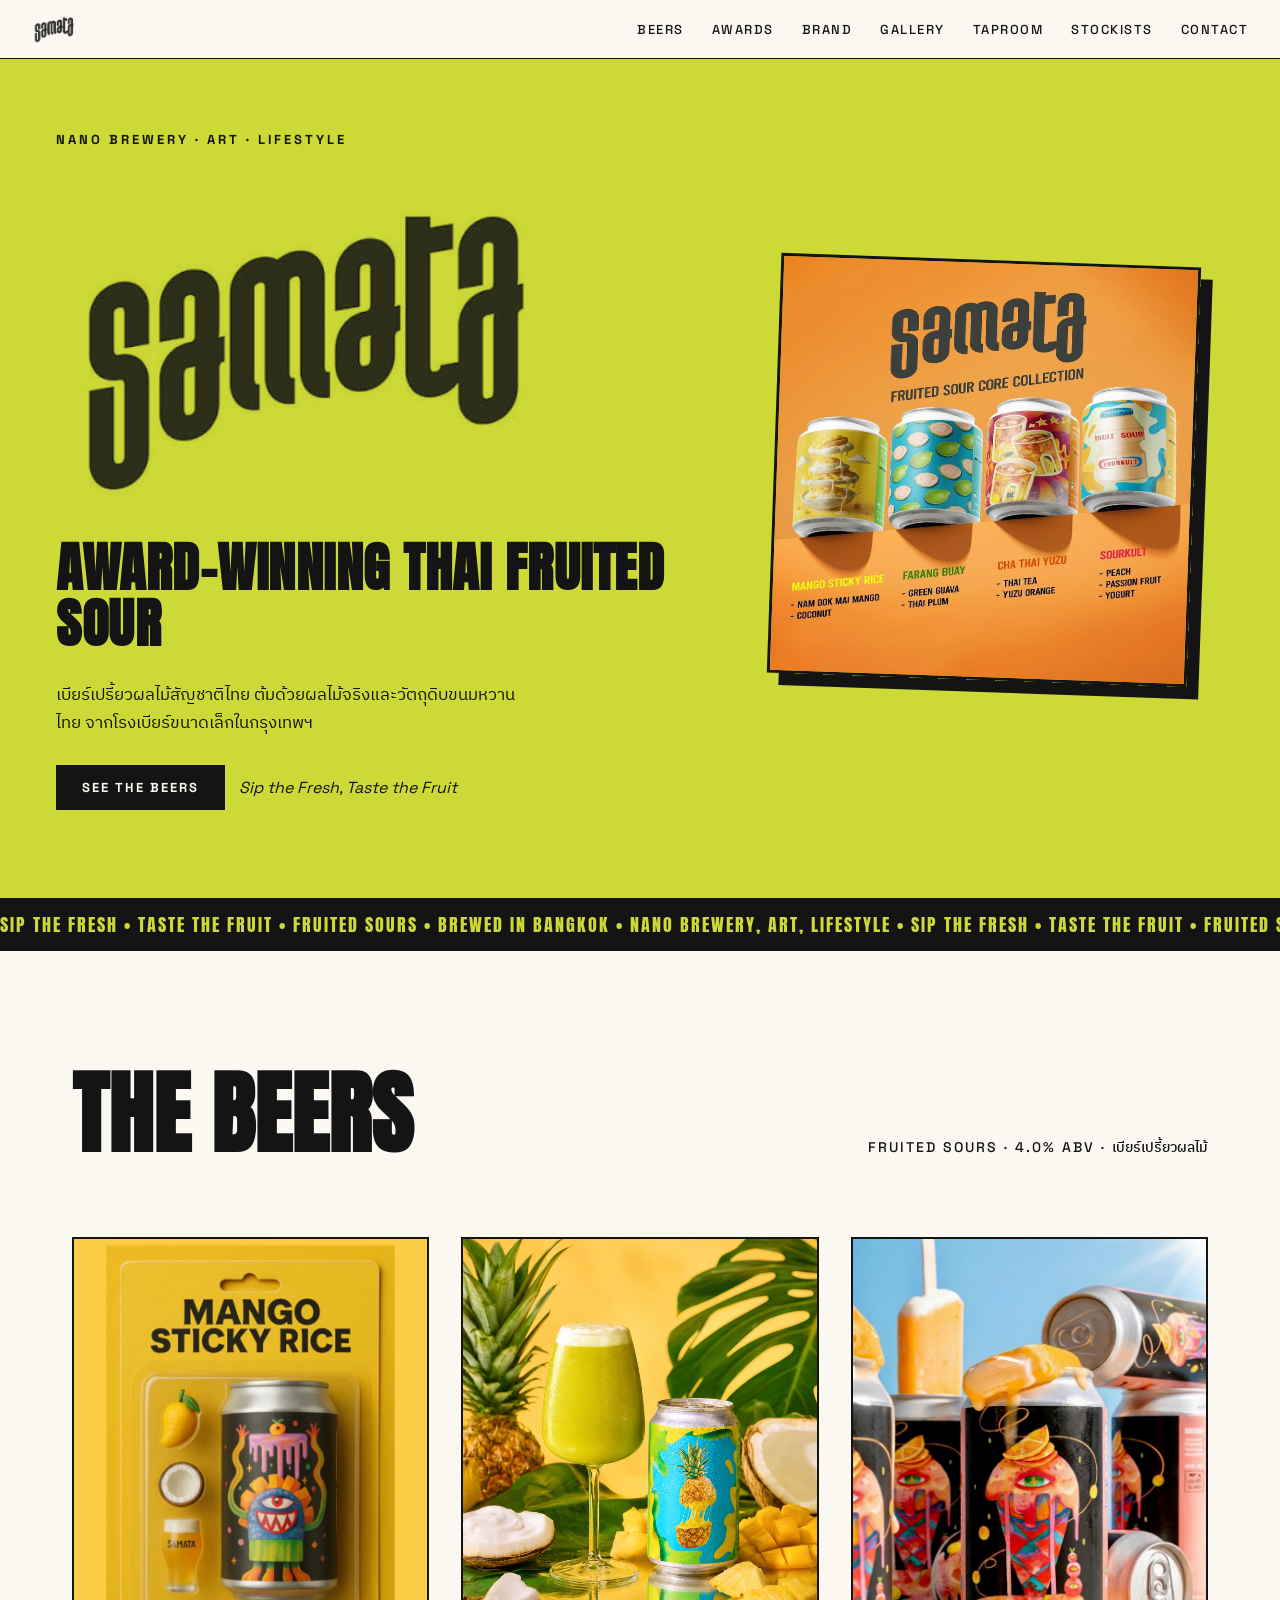
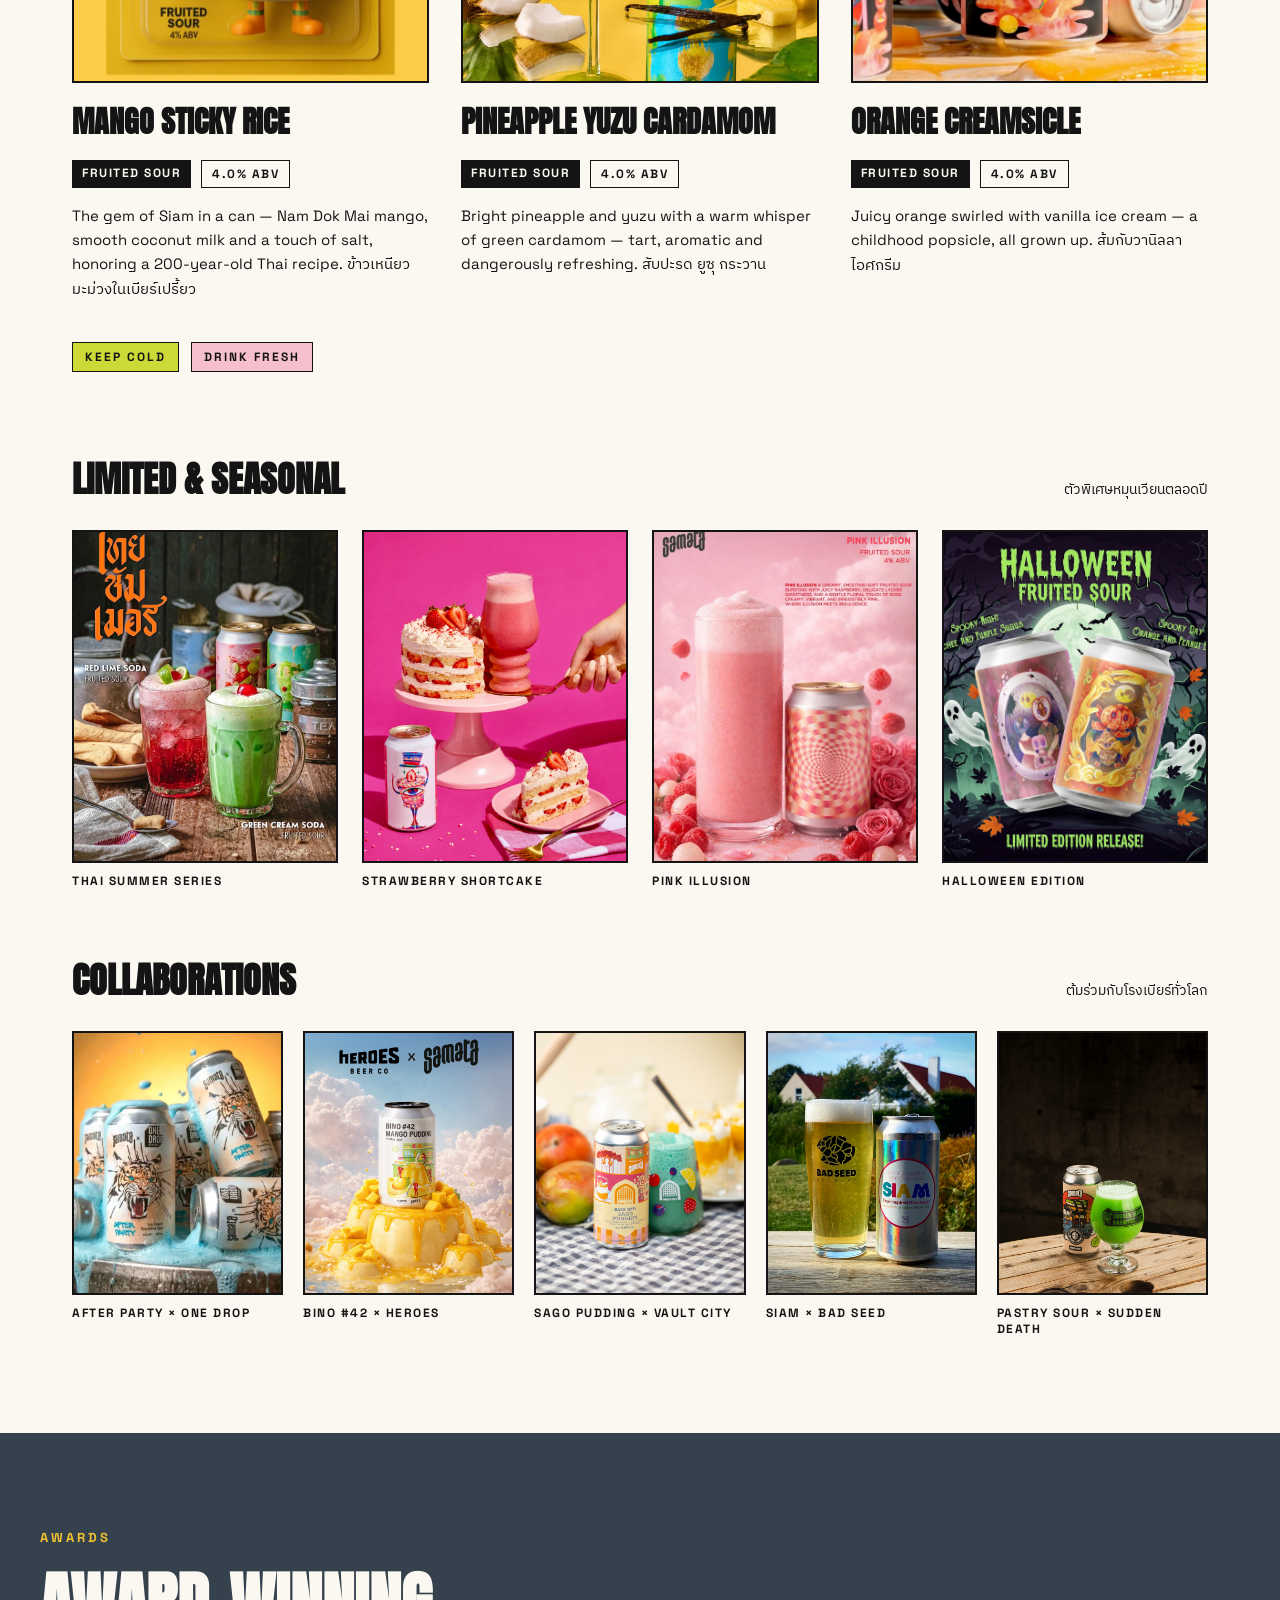
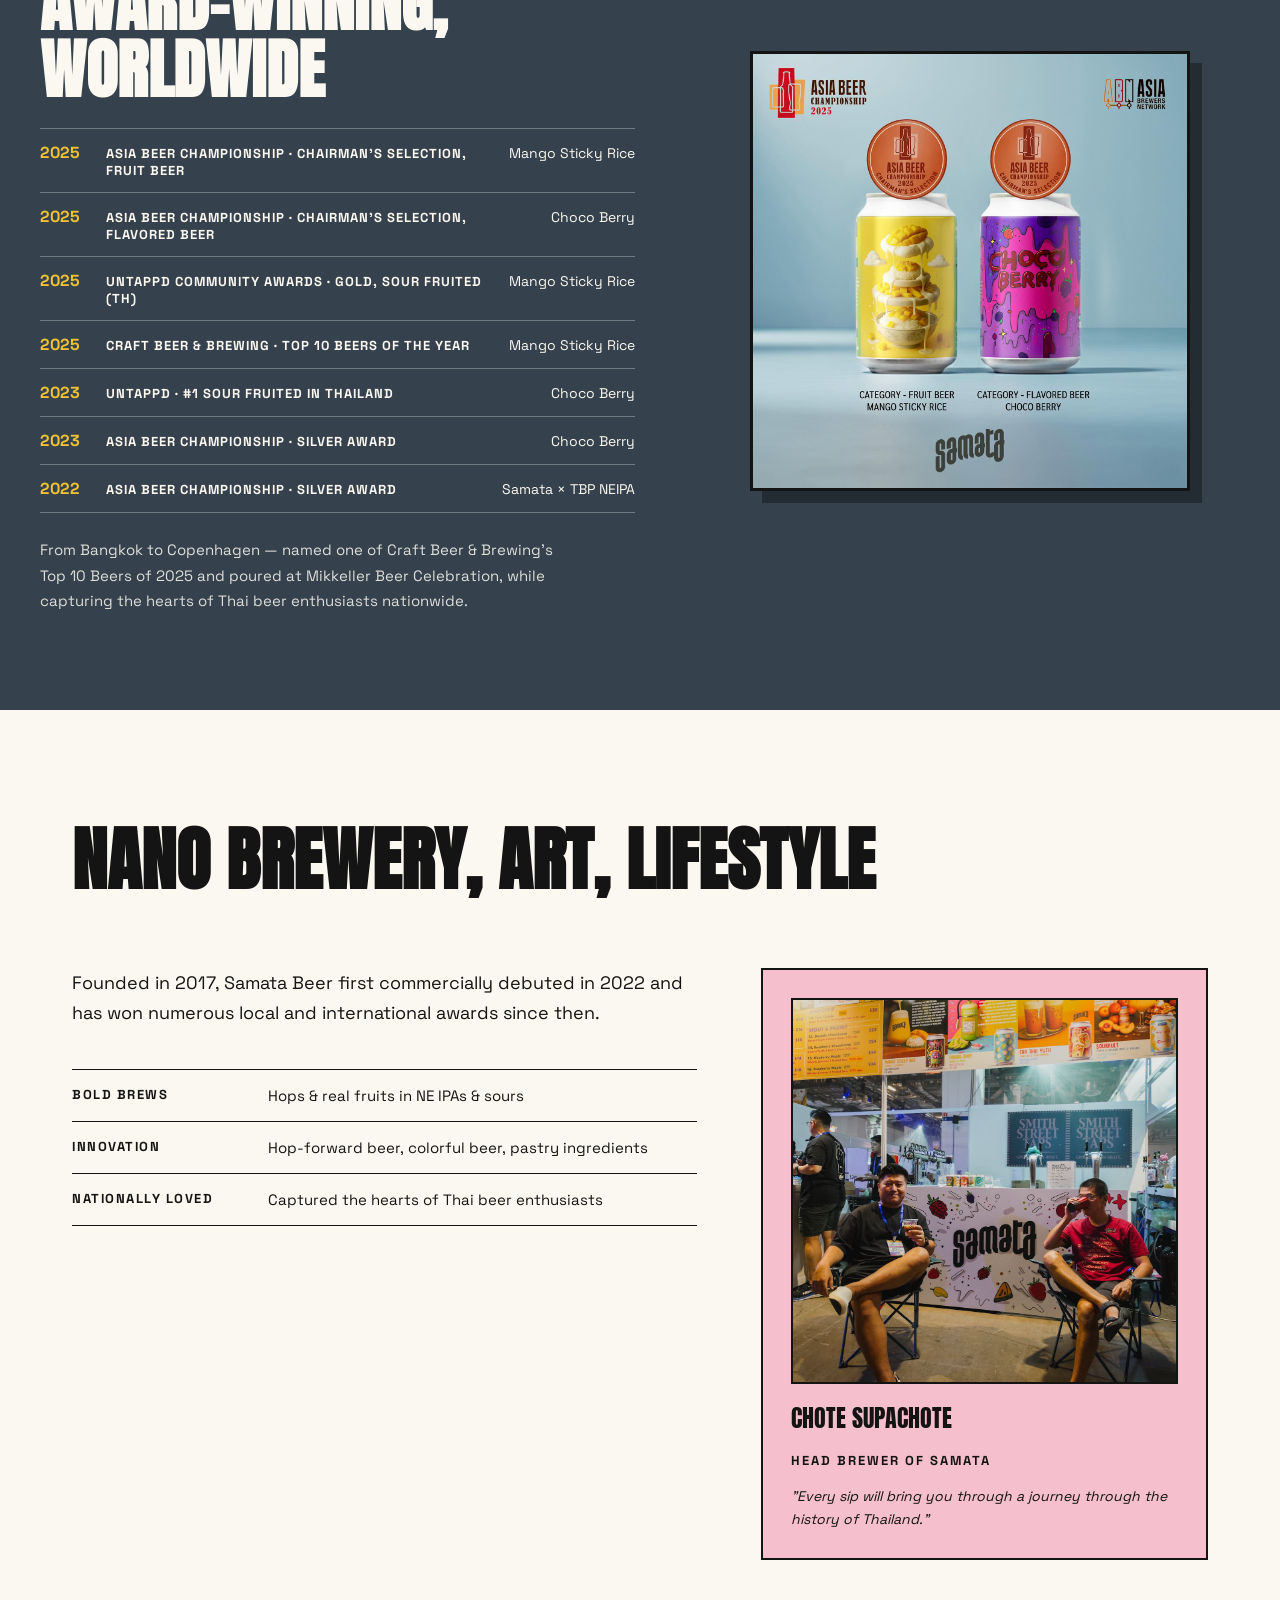
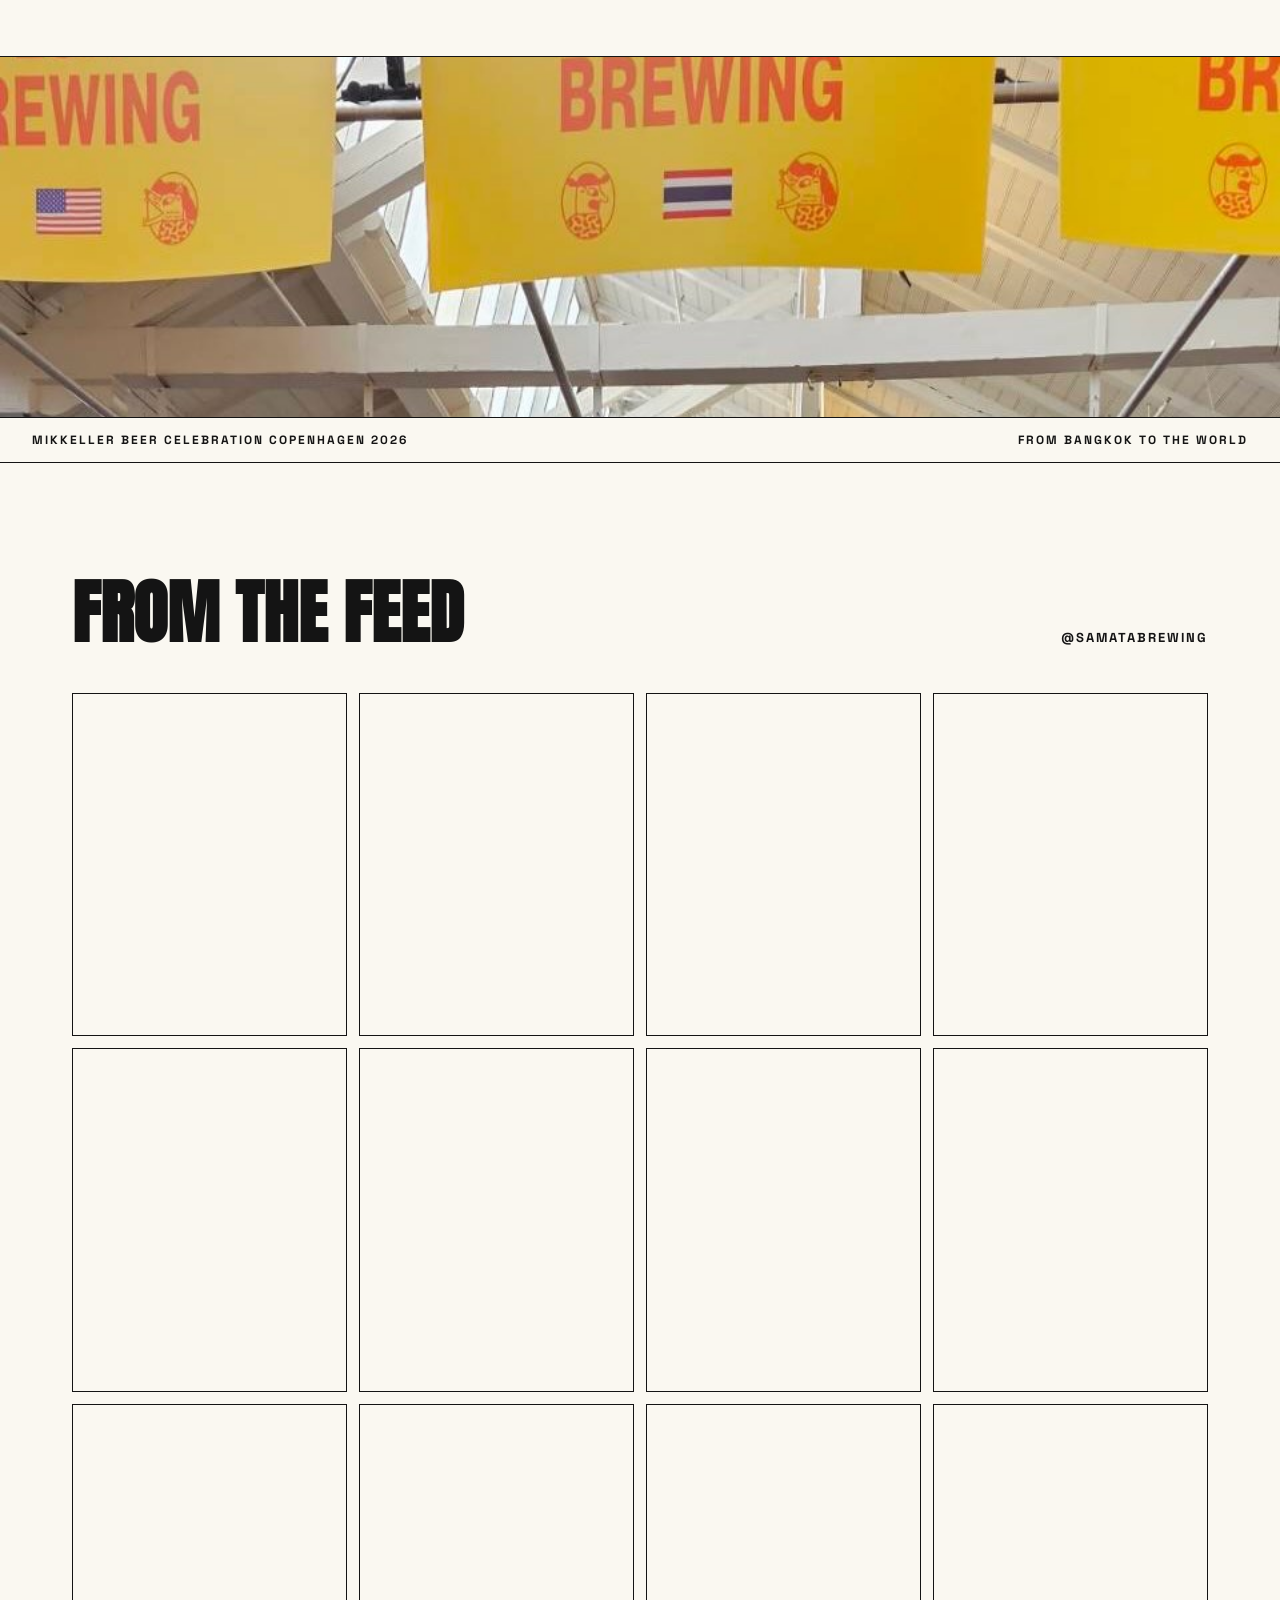
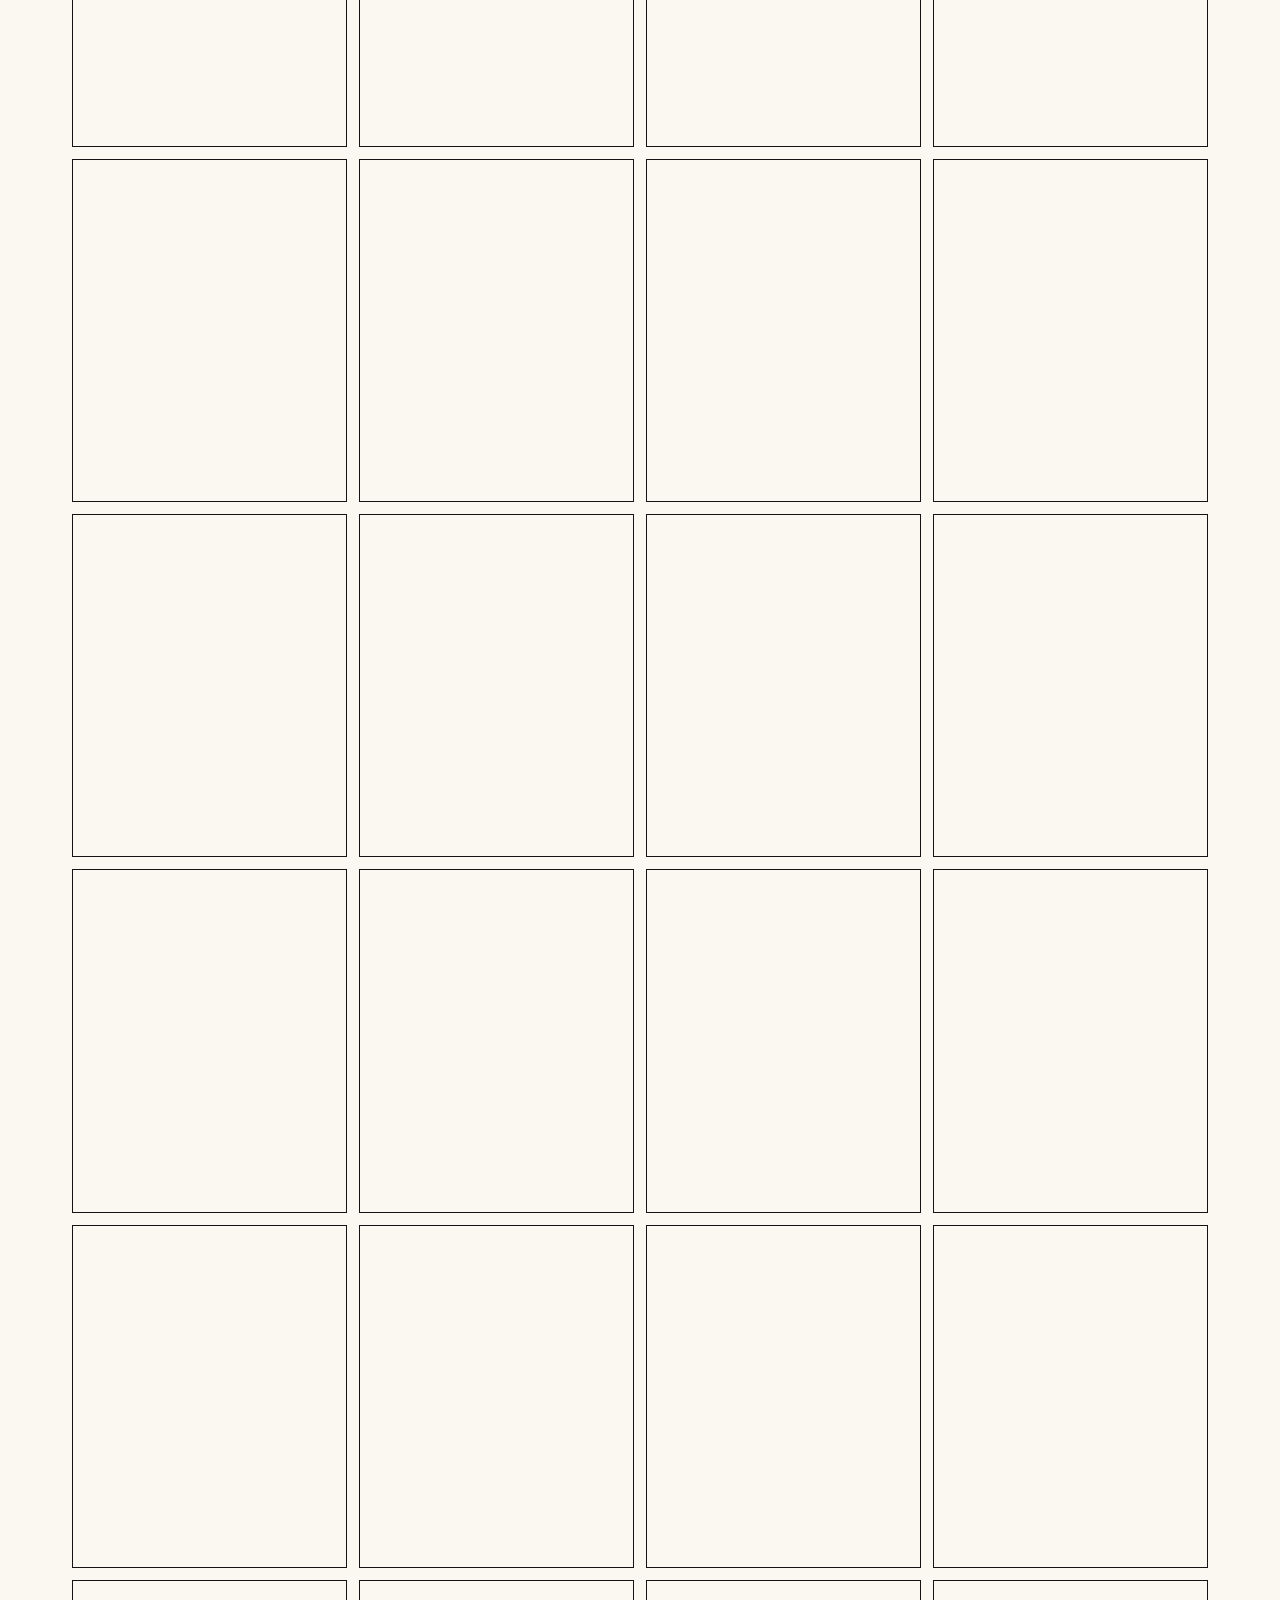
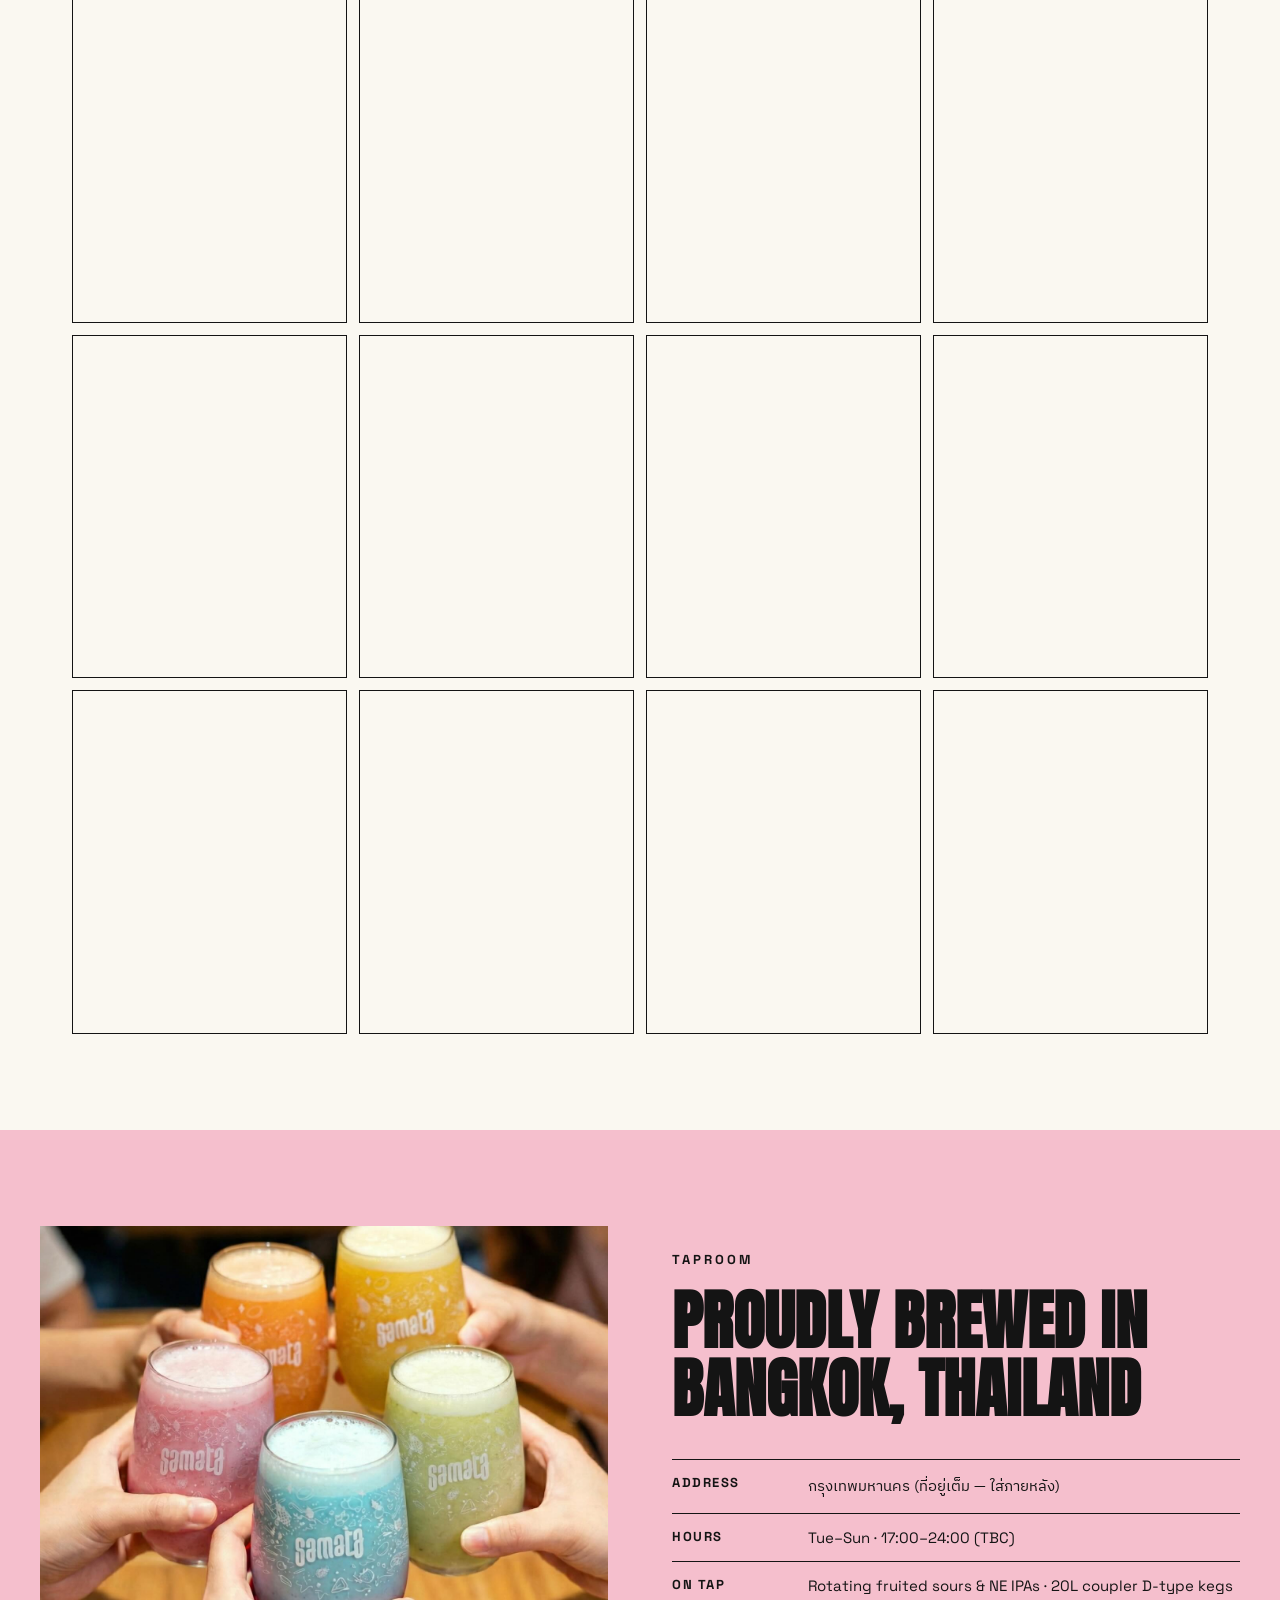
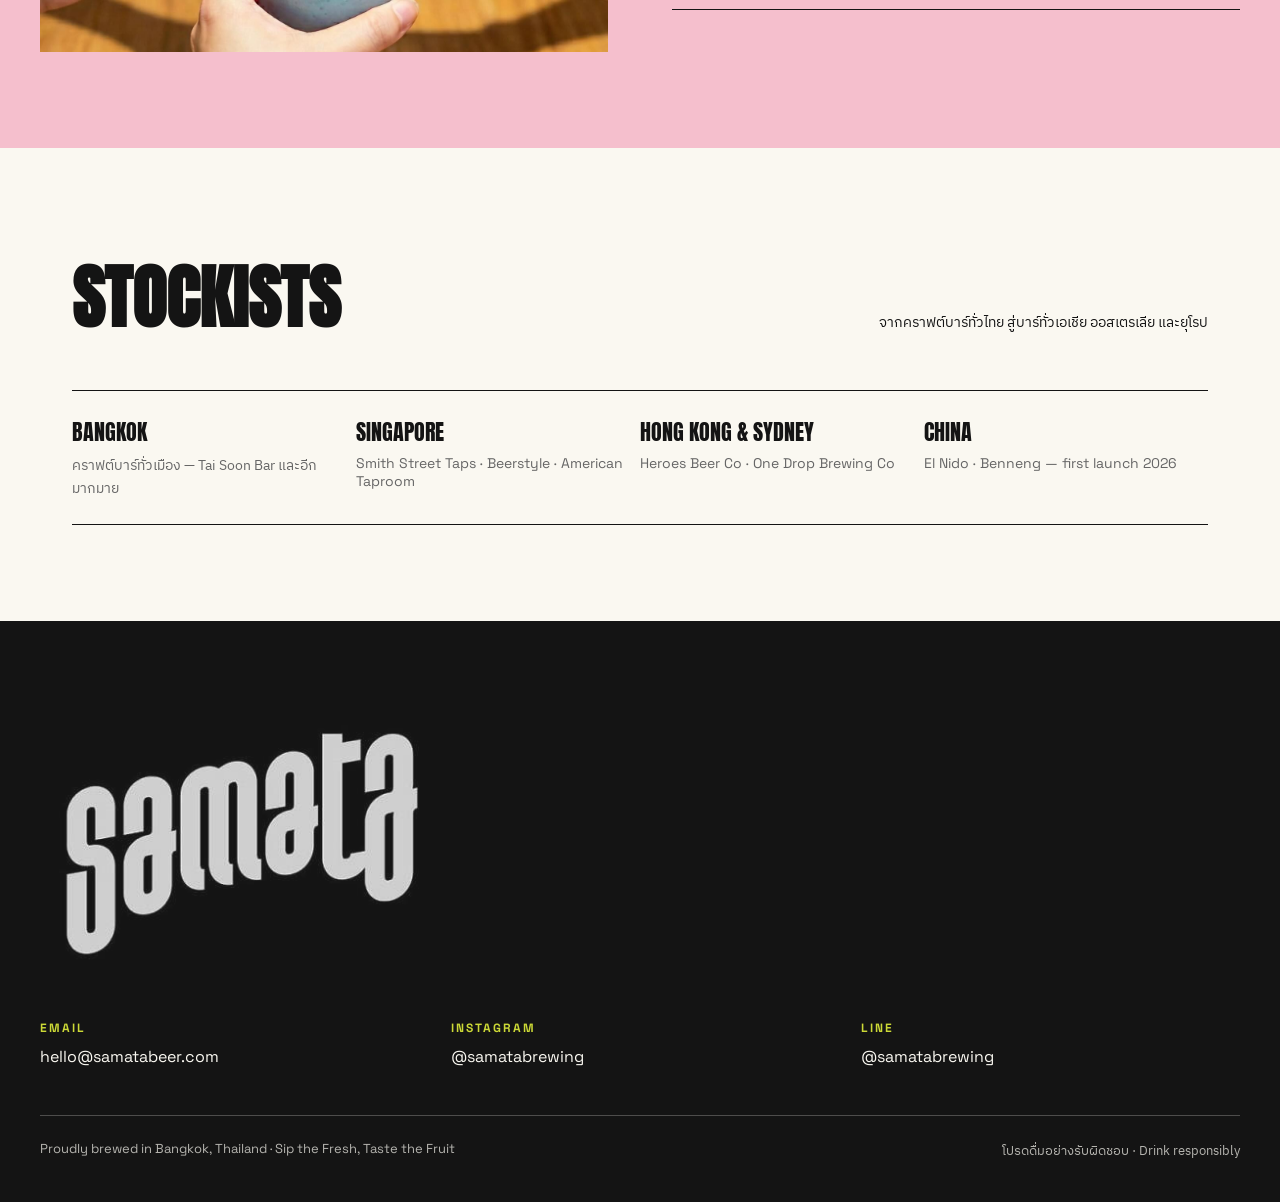
<file: index.html>
<!DOCTYPE html>
<html lang="en">
<head>
<meta charset="utf-8">
<meta name="viewport" content="width=device-width, initial-scale=1">
<title>Samata Beer — Award-winning Thai Fruited Sour | Nano Brewery, Art, Lifestyle</title>
<meta name="description" content="Samata Beer is an award-winning nano brewery in Bangkok, Thailand, brewing Thai fruited sours with real fruit and Thai dessert ingredients. Sip the Fresh, Taste the Fruit.">
<meta name="theme-color" content="#CCD936">
<link rel="icon" href="assets/logo-mark.png">

<meta property="og:type" content="website">
<meta property="og:title" content="Samata Beer — Award-winning Thai Fruited Sour">
<meta property="og:description" content="Nano brewery, art, lifestyle. Thai fruited sours brewed in Bangkok with real fruit and Thai dessert ingredients.">
<meta property="og:image" content="uploads/048_DRtXAI8kh27.jpg">
<meta name="twitter:card" content="summary_large_image">

<link rel="preconnect" href="https://fonts.googleapis.com">
<link rel="preconnect" href="https://fonts.gstatic.com" crossorigin>
<link href="https://fonts.googleapis.com/css2?family=Anton&family=Space+Grotesk:wght@400;500;700&family=IBM+Plex+Sans+Thai:wght@400;600&display=swap" rel="stylesheet">
<link rel="stylesheet" href="styles.css">
</head>
<body>

<header class="site-header">
  <a href="#top" class="site-header__logo" aria-label="Samata Beer — home"><img src="assets/logo-mark.png" alt="Samata"></a>
  <nav class="site-nav" aria-label="Primary">
    <a href="#beers">Beers</a>
    <a href="#awards">Awards</a>
    <a href="#brand">Brand</a>
    <a href="#gallery">Gallery</a>
    <a href="#taproom">Taproom</a>
    <a href="#stockists">Stockists</a>
    <a href="#contact">Contact</a>
  </nav>
</header>

<main>

<section id="top" class="hero">
  <div class="hero__copy">
    <div class="eyebrow">Nano Brewery &middot; Art &middot; Lifestyle</div>
    <img class="hero__wordmark" src="assets/logo-mark.png" alt="Samata">
    <h1 class="hero__title">Award-winning Thai fruited sour</h1>
    <p class="hero__thai">เบียร์เปรี้ยวผลไม้สัญชาติไทย ต้มด้วยผลไม้จริงและวัตถุดิบขนมหวานไทย จากโรงเบียร์ขนาดเล็กในกรุงเทพฯ</p>
    <div class="hero__actions">
      <a href="#beers" class="btn">See the beers</a>
      <span class="hero__tagline">Sip the Fresh, Taste the Fruit</span>
    </div>
  </div>
  <div class="hero__art">
    <img src="uploads/048_DRtXAI8kh27.jpg" alt="Samata fruited sour core collection" width="420" height="420">
  </div>
</section>

<div class="marquee" aria-hidden="true">
  <div class="marquee__track">
    <span>SIP THE FRESH • TASTE THE FRUIT • FRUITED SOURS • BREWED IN BANGKOK • NANO BREWERY, ART, LIFESTYLE • SIP THE FRESH • TASTE THE FRUIT • FRUITED SOURS • BREWED IN BANGKOK • NANO BREWERY, ART, LIFESTYLE • SIP THE FRESH • TASTE THE FRUIT • FRUITED SOURS • BREWED IN BANGKOK • NANO BREWERY, ART, LIFESTYLE • </span>
    <span>SIP THE FRESH • TASTE THE FRUIT • FRUITED SOURS • BREWED IN BANGKOK • NANO BREWERY, ART, LIFESTYLE • SIP THE FRESH • TASTE THE FRUIT • FRUITED SOURS • BREWED IN BANGKOK • NANO BREWERY, ART, LIFESTYLE • SIP THE FRESH • TASTE THE FRUIT • FRUITED SOURS • BREWED IN BANGKOK • NANO BREWERY, ART, LIFESTYLE • </span>
  </div>
</div>

<section id="beers" class="section shell beers">
  <div class="beers__head">
    <h2 class="section-heading">The Beers</h2>
    <div class="beers__meta">Fruited Sours &middot; 4.0% ABV &middot; <span class="thai">เบียร์เปรี้ยวผลไม้</span></div>
  </div>

  <div class="beer-grid">
    <article class="beer-card">
      <div class="frame"><img src="uploads/073_DILr9zZJN3d.jpg" alt="Mango Sticky Rice can" loading="lazy"></div>
      <h3>Mango Sticky Rice</h3>
      <div class="tags">
        <span class="tag--solid">Fruited Sour</span>
        <span class="tag--outline">4.0% ABV</span>
      </div>
      <p>The gem of Siam in a can — Nam Dok Mai mango, smooth coconut milk and a touch of salt, honoring a 200-year-old Thai recipe. <span class="thai">ข้าวเหนียวมะม่วงในเบียร์เปรี้ยว</span></p>
    </article>

    <article class="beer-card">
      <div class="frame"><img src="uploads/013_Da1kiueNlzq.jpg" alt="Pineapple Yuzu Cardamom can" loading="lazy"></div>
      <h3>Pineapple Yuzu Cardamom</h3>
      <div class="tags">
        <span class="tag--solid">Fruited Sour</span>
        <span class="tag--outline">4.0% ABV</span>
      </div>
      <p>Bright pineapple and yuzu with a warm whisper of green cardamom — tart, aromatic and dangerously refreshing. <span class="thai">สับปะรด ยูซุ กระวาน</span></p>
    </article>

    <article class="beer-card">
      <div class="frame"><img src="uploads/031_DXQ3NiKkajn.jpg" alt="Orange Creamsicle can" loading="lazy"></div>
      <h3>Orange Creamsicle</h3>
      <div class="tags">
        <span class="tag--solid">Fruited Sour</span>
        <span class="tag--outline">4.0% ABV</span>
      </div>
      <p>Juicy orange swirled with vanilla ice cream — a childhood popsicle, all grown up. <span class="thai">ส้มกับวานิลลาไอศกรีม</span></p>
    </article>
  </div>

  <div class="care-tags">
    <span class="cold">Keep cold</span>
    <span class="fresh">Drink fresh</span>
  </div>

  <div class="collection collection--limited">
    <div class="collection__head">
      <h3>Limited &amp; Seasonal</h3>
      <span class="thai">ตัวพิเศษหมุนเวียนตลอดปี</span>
    </div>
    <div class="tile-grid">
      <figure class="tile">
        <div class="frame"><img src="uploads/032_DWsqN3CkSy1.jpg" alt="Thai Summer series fruited sours" loading="lazy"></div>
        <figcaption>Thai Summer Series</figcaption>
      </figure>
      <figure class="tile">
        <div class="frame"><img src="uploads/016_DahKnZ4x3l5.jpg" alt="Strawberry Shortcake fruited sour" loading="lazy"></div>
        <figcaption>Strawberry Shortcake</figcaption>
      </figure>
      <figure class="tile">
        <div class="frame"><img src="uploads/039_DUww91bkTVP.jpg" alt="Pink Illusion fruited sour" loading="lazy"></div>
        <figcaption>Pink Illusion</figcaption>
      </figure>
      <figure class="tile">
        <div class="frame"><img src="uploads/055_DPdHMVIkTR9.jpg" alt="Halloween fruited sour limited edition" loading="lazy"></div>
        <figcaption>Halloween Edition</figcaption>
      </figure>
    </div>
  </div>

  <div class="collection collection--collabs">
    <div class="collection__head">
      <h3>Collaborations</h3>
      <span class="thai">ต้มร่วมกับโรงเบียร์ทั่วโลก</span>
    </div>
    <div class="tile-grid tile-grid--collabs">
      <figure class="tile">
        <div class="frame"><img src="uploads/047_DR1agclEXc5.jpg" alt="After Party with One Drop Brewing" loading="lazy"></div>
        <figcaption>After Party &times; One Drop</figcaption>
      </figure>
      <figure class="tile">
        <div class="frame"><img src="uploads/007_Dbrtcv0xTL9.jpg" alt="Bino #42 Mango Pudding with Heroes Beer Co" loading="lazy"></div>
        <figcaption>Bino #42 &times; Heroes</figcaption>
      </figure>
      <figure class="tile">
        <div class="frame"><img src="uploads/002_DcBjaFMtnYm.jpg" alt="Bake Off Sago Pudding with Vault City" loading="lazy"></div>
        <figcaption>Sago Pudding &times; Vault City</figcaption>
      </figure>
      <figure class="tile">
        <div class="frame"><img src="uploads/010_DbFb_Xvsb7Y.jpg" alt="SIAM rice lager with Bad Seed Brewing" loading="lazy"></div>
        <figcaption>SIAM &times; Bad Seed</figcaption>
      </figure>
      <figure class="tile">
        <div class="frame"><img src="uploads/019_DaQr2qTij0d.jpg" alt="Pastry sour with Sudden Death Brewing" loading="lazy"></div>
        <figcaption>Pastry Sour &times; Sudden Death</figcaption>
      </figure>
    </div>
  </div>
</section>

<section id="awards" class="section awards">
  <div class="shell awards__inner">
    <div class="awards__copy">
      <div class="eyebrow">Awards</div>
      <h2 class="section-heading">Award-winning, worldwide</h2>
      <div class="award-list">
        <div class="award-row">
          <span class="award-row__year">2025</span>
          <span class="award-row__title">Asia Beer Championship &middot; Chairman's Selection, Fruit Beer</span>
          <span class="award-row__beer">Mango Sticky Rice</span>
        </div>
        <div class="award-row">
          <span class="award-row__year">2025</span>
          <span class="award-row__title">Asia Beer Championship &middot; Chairman's Selection, Flavored Beer</span>
          <span class="award-row__beer">Choco Berry</span>
        </div>
        <div class="award-row">
          <span class="award-row__year">2025</span>
          <span class="award-row__title">Untappd Community Awards &middot; Gold, Sour Fruited (TH)</span>
          <span class="award-row__beer">Mango Sticky Rice</span>
        </div>
        <div class="award-row">
          <span class="award-row__year">2025</span>
          <span class="award-row__title">Craft Beer &amp; Brewing &middot; Top 10 Beers of the Year</span>
          <span class="award-row__beer">Mango Sticky Rice</span>
        </div>
        <div class="award-row">
          <span class="award-row__year">2023</span>
          <span class="award-row__title">Untappd &middot; #1 Sour Fruited in Thailand</span>
          <span class="award-row__beer">Choco Berry</span>
        </div>
        <div class="award-row">
          <span class="award-row__year">2023</span>
          <span class="award-row__title">Asia Beer Championship &middot; Silver Award</span>
          <span class="award-row__beer">Choco Berry</span>
        </div>
        <div class="award-row">
          <span class="award-row__year">2022</span>
          <span class="award-row__title">Asia Beer Championship &middot; Silver Award</span>
          <span class="award-row__beer">Samata &times; TBP NEIPA</span>
        </div>
      </div>
      <p class="awards__note">From Bangkok to Copenhagen — named one of Craft Beer &amp; Brewing's Top 10 Beers of 2025 and poured at Mikkeller Beer Celebration, while capturing the hearts of Thai beer enthusiasts nationwide.</p>
    </div>
    <div class="awards__art">
      <img src="uploads/054_DP_NrMgkdwC.jpg" alt="Asia Beer Championship 2025 winning cans" loading="lazy">
    </div>
  </div>
</section>

<section id="brand" class="section shell brand">
  <h2 class="section-heading">Nano brewery, art, lifestyle</h2>
  <div class="brand__inner">
    <div class="brand__copy">
      <p class="brand__lede">Founded in 2017, Samata Beer first commercially debuted in 2022 and has won numerous local and international awards since then.</p>
      <dl class="spec-list">
        <div class="spec-row">
          <dt>Bold brews</dt>
          <dd>Hops &amp; real fruits in NE IPAs &amp; sours</dd>
        </div>
        <div class="spec-row">
          <dt>Innovation</dt>
          <dd>Hop-forward beer, colorful beer, pastry ingredients</dd>
        </div>
        <div class="spec-row">
          <dt>Nationally loved</dt>
          <dd>Captured the hearts of Thai beer enthusiasts</dd>
        </div>
      </dl>
    </div>
    <div class="founder">
      <img src="uploads/061_DOAPdoVkpD5.jpg" alt="Chote at the Samata booth" loading="lazy">
      <div class="founder__name">Chote Supachote</div>
      <div class="founder__role">Head Brewer of Samata</div>
      <blockquote>"Every sip will bring you through a journey through the history of Thailand."</blockquote>
    </div>
  </div>
</section>

<section class="world" aria-label="On the world stage">
  <img src="uploads/025_DYsw5JaiMyl.jpg" alt="Samata Brewing banner over the crowd at Mikkeller Beer Celebration Copenhagen" loading="lazy">
  <div class="world__caption">
    <span>Mikkeller Beer Celebration Copenhagen 2026</span>
    <span>From Bangkok to the world</span>
  </div>
</section>

<section id="gallery" class="section shell gallery">
  <div class="gallery__head">
    <h2 class="section-heading">From the feed</h2>
    <a href="https://www.instagram.com/samatabrewing" target="_blank" rel="noopener">@samatabrewing</a>
  </div>
  <ul class="gallery-grid">
    <li><button type="button" class="gallery-item" data-full="assets/gallery/full/004.webp"><img src="assets/gallery/thumb/004.webp" alt="Can and glass on wet stone under a starry night sky" loading="lazy" width="800" height="1000" decoding="async"></button></li>
    <li><button type="button" class="gallery-item" data-full="assets/gallery/full/005.webp"><img src="assets/gallery/thumb/005.webp" alt="Creamy lychee sour poured beside fresh rambutan and pineapple" loading="lazy" width="800" height="1000" decoding="async"></button></li>
    <li><button type="button" class="gallery-item" data-full="assets/gallery/full/006.webp"><img src="assets/gallery/thumb/006.webp" alt="Pink sour poured into a One Drop Brewing glass" loading="lazy" width="800" height="1000" decoding="async"></button></li>
    <li><button type="button" class="gallery-item" data-full="assets/gallery/full/008.webp"><img src="assets/gallery/thumb/008.webp" alt="One Drop collaboration can and stemmed glass with tropical flowers" loading="lazy" width="800" height="1000" decoding="async"></button></li>
    <li><button type="button" class="gallery-item" data-full="assets/gallery/full/012.webp"><img src="assets/gallery/thumb/012.webp" alt="Hands toasting Samata glasses at MBCB 2026" loading="lazy" width="800" height="1000" decoding="async"></button></li>
    <li><button type="button" class="gallery-item" data-full="assets/gallery/full/017.webp"><img src="assets/gallery/thumb/017.webp" alt="Pink dessert sour styled with red beans and Thai sweets" loading="lazy" width="800" height="1000" decoding="async"></button></li>
    <li><button type="button" class="gallery-item" data-full="assets/gallery/full/018.webp"><img src="assets/gallery/thumb/018.webp" alt="Coconut and banana sour served in Thai blue-and-white porcelain" loading="lazy" width="800" height="1000" decoding="async"></button></li>
    <li><button type="button" class="gallery-item" data-full="assets/gallery/full/020.webp"><img src="assets/gallery/thumb/020.webp" alt="Chocolate banana pastry sour poured on a dark wooden table" loading="lazy" width="800" height="1000" decoding="async"></button></li>
    <li><button type="button" class="gallery-item" data-full="assets/gallery/full/021.webp"><img src="assets/gallery/thumb/021.webp" alt="Passionfruit and orange sour surrounded by cut citrus" loading="lazy" width="800" height="1000" decoding="async"></button></li>
    <li><button type="button" class="gallery-item" data-full="assets/gallery/full/022.webp"><img src="assets/gallery/thumb/022.webp" alt="Sourkult yoghurt-drink can against layered paper-cut artwork" loading="lazy" width="800" height="1000" decoding="async"></button></li>
    <li><button type="button" class="gallery-item" data-full="assets/gallery/full/024.webp"><img src="assets/gallery/thumb/024.webp" alt="Choco Volcano smoothie sour piled high with toppings" loading="lazy" width="800" height="1000" decoding="async"></button></li>
    <li><button type="button" class="gallery-item" data-full="assets/gallery/full/026.webp"><img src="assets/gallery/thumb/026.webp" alt="Festival-goers posing with the Samata mascots" loading="lazy" width="800" height="1000" decoding="async"></button></li>
    <li><button type="button" class="gallery-item" data-full="assets/gallery/full/028.webp"><img src="assets/gallery/thumb/028.webp" alt="Tiger-label can in a burst of turquoise water" loading="lazy" width="800" height="1000" decoding="async"></button></li>
    <li><button type="button" class="gallery-item" data-full="assets/gallery/full/029.webp"><img src="assets/gallery/thumb/029.webp" alt="Green guava sour poured into a stemmed glass" loading="lazy" width="800" height="1000" decoding="async"></button></li>
    <li><button type="button" class="gallery-item" data-full="assets/gallery/full/030.webp"><img src="assets/gallery/thumb/030.webp" alt="Stacked cans and bright green sours under festival lights" loading="lazy" width="800" height="1000" decoding="async"></button></li>
    <li><button type="button" class="gallery-item" data-full="assets/gallery/full/033.webp"><img src="assets/gallery/thumb/033.webp" alt="Illustrated can floating among kumquats and layered cake" loading="lazy" width="800" height="1000" decoding="async"></button></li>
    <li><button type="button" class="gallery-item" data-full="assets/gallery/full/034.webp"><img src="assets/gallery/thumb/034.webp" alt="Golden sour poured from a patterned can beside cheesecake" loading="lazy" width="800" height="1000" decoding="async"></button></li>
    <li><button type="button" class="gallery-item" data-full="assets/gallery/full/037.webp"><img src="assets/gallery/thumb/037.webp" alt="February 2026 release lineup on pink podiums" loading="lazy" width="800" height="1000" decoding="async"></button></li>
    <li><button type="button" class="gallery-item" data-full="assets/gallery/full/040.webp"><img src="assets/gallery/thumb/040.webp" alt="Blue-striped can in a splash of cream and crumble" loading="lazy" width="800" height="1000" decoding="async"></button></li>
    <li><button type="button" class="gallery-item" data-full="assets/gallery/full/043.webp"><img src="assets/gallery/thumb/043.webp" alt="Core range cans arranged on pink display blocks" loading="lazy" width="800" height="1000" decoding="async"></button></li>
    <li><button type="button" class="gallery-item" data-full="assets/gallery/full/049.webp"><img src="assets/gallery/thumb/049.webp" alt="MBCC 2026 pour with durian and Thai fruit styling" loading="lazy" width="800" height="1000" decoding="async"></button></li>
    <li><button type="button" class="gallery-item" data-full="assets/gallery/full/052.webp"><img src="assets/gallery/thumb/052.webp" alt="Berry sour splashing with raspberries and blackberries" loading="lazy" width="800" height="1000" decoding="async"></button></li>
    <li><button type="button" class="gallery-item" data-full="assets/gallery/full/053.webp"><img src="assets/gallery/thumb/053.webp" alt="Choco Berry can suspended in a swirl of dark berries" loading="lazy" width="800" height="1000" decoding="async"></button></li>
    <li><button type="button" class="gallery-item" data-full="assets/gallery/full/056.webp"><img src="assets/gallery/thumb/056.webp" alt="Hand holding a polka-dot can at the bar on a Friday" loading="lazy" width="800" height="1000" decoding="async"></button></li>
    <li><button type="button" class="gallery-item" data-full="assets/gallery/full/058.webp"><img src="assets/gallery/thumb/058.webp" alt="Strawberry sour poured outdoors among fresh strawberries" loading="lazy" width="800" height="1000" decoding="async"></button></li>
    <li><button type="button" class="gallery-item" data-full="assets/gallery/full/060.webp"><img src="assets/gallery/thumb/060.webp" alt="Row of Samata cans lined up on a pink backdrop" loading="lazy" width="800" height="1000" decoding="async"></button></li>
    <li><button type="button" class="gallery-item" data-full="assets/gallery/full/063.webp"><img src="assets/gallery/thumb/063.webp" alt="Chote with a Samata pour at Smith Street Taps, Singapore" loading="lazy" width="800" height="1000" decoding="async"></button></li>
    <li><button type="button" class="gallery-item" data-full="assets/gallery/full/064.webp"><img src="assets/gallery/thumb/064.webp" alt="Bartender smiling while opening a can of Samata" loading="lazy" width="800" height="1000" decoding="async"></button></li>
    <li><button type="button" class="gallery-item" data-full="assets/gallery/full/067.webp"><img src="assets/gallery/thumb/067.webp" alt="Pandan sour and layered cake on a sunny garden table" loading="lazy" width="800" height="1000" decoding="async"></button></li>
    <li><button type="button" class="gallery-item" data-full="assets/gallery/full/068.webp"><img src="assets/gallery/thumb/068.webp" alt="Teal embossed glass beside a tiger-label can at the taproom" loading="lazy" width="800" height="1000" decoding="async"></button></li>
    <li><button type="button" class="gallery-item" data-full="assets/gallery/full/069.webp"><img src="assets/gallery/thumb/069.webp" alt="Sourkult can on a miniature construction-site set" loading="lazy" width="800" height="1000" decoding="async"></button></li>
    <li><button type="button" class="gallery-item" data-full="assets/gallery/full/070.webp"><img src="assets/gallery/thumb/070.webp" alt="Thai tea sour poured into two glasses on an orange backdrop" loading="lazy" width="800" height="1000" decoding="async"></button></li>
    <li><button type="button" class="gallery-item" data-full="assets/gallery/full/072.webp"><img src="assets/gallery/thumb/072.webp" alt="One Drop Brewing branded glass in close-up" loading="lazy" width="800" height="1000" decoding="async"></button></li>
    <li><button type="button" class="gallery-item" data-full="assets/gallery/full/082.webp"><img src="assets/gallery/thumb/082.webp" alt="Samata character sculpture on pink jelly" loading="lazy" width="800" height="1000" decoding="async"></button></li>
    <li><button type="button" class="gallery-item" data-full="assets/gallery/full/083.webp"><img src="assets/gallery/thumb/083.webp" alt="Samata character sculpture on orange jelly" loading="lazy" width="800" height="1000" decoding="async"></button></li>
    <li><button type="button" class="gallery-item" data-full="assets/gallery/full/084.webp"><img src="assets/gallery/thumb/084.webp" alt="Samata character sculpture on lime green jelly" loading="lazy" width="800" height="1000" decoding="async"></button></li>
    <li><button type="button" class="gallery-item" data-full="assets/gallery/full/087.webp"><img src="assets/gallery/thumb/087.webp" alt="Raspberry cheesecake sour in an illustrated pink pouch" loading="lazy" width="800" height="1000" decoding="async"></button></li>
    <li><button type="button" class="gallery-item" data-full="assets/gallery/full/089.webp"><img src="assets/gallery/thumb/089.webp" alt="Berry soft serve in a Samata illustrated cup" loading="lazy" width="800" height="1000" decoding="async"></button></li>
    <li><button type="button" class="gallery-item" data-full="assets/gallery/full/091.webp"><img src="assets/gallery/thumb/091.webp" alt="Soft serve held up in front of the Samata cooler" loading="lazy" width="800" height="1000" decoding="async"></button></li>
    <li><button type="button" class="gallery-item" data-full="assets/gallery/full/092.webp"><img src="assets/gallery/thumb/092.webp" alt="Mint green Samata slurpee held at an outdoor market" loading="lazy" width="800" height="1000" decoding="async"></button></li>
  </ul>
</section>

<section id="taproom" class="section taproom">
  <div class="shell taproom__inner">
    <div class="taproom__photo">
      <img src="uploads/045_DS6MeUrk8Bl.jpg" alt="Samata taproom in Bangkok" loading="lazy">
    </div>
    <div class="taproom__copy">
      <div class="eyebrow">Taproom</div>
      <h2 class="section-heading">Proudly brewed in Bangkok, Thailand</h2>
      <dl class="spec-list">
        <div class="spec-row">
          <dt>Address</dt>
          <dd class="thai">กรุงเทพมหานคร (ที่อยู่เต็ม — ใส่ภายหลัง)</dd>
        </div>
        <div class="spec-row">
          <dt>Hours</dt>
          <dd>Tue–Sun · 17:00–24:00 (TBC)</dd>
        </div>
        <div class="spec-row">
          <dt>On tap</dt>
          <dd>Rotating fruited sours &amp; NE IPAs · 20L coupler D-type kegs</dd>
        </div>
      </dl>
    </div>
  </div>
</section>

<section id="stockists" class="section shell stockists">
  <div class="stockists__head">
    <h2 class="section-heading">Stockists</h2>
    <div class="thai">จากคราฟต์บาร์ทั่วไทย สู่บาร์ทั่วเอเชีย ออสเตรเลีย และยุโรป</div>
  </div>
  <div class="stockist-grid">
    <div class="stockist">
      <span class="stockist__city">Bangkok</span>
      <span class="stockist__where thai">คราฟต์บาร์ทั่วเมือง — Tai Soon Bar และอีกมากมาย</span>
    </div>
    <div class="stockist">
      <span class="stockist__city">Singapore</span>
      <span class="stockist__where">Smith Street Taps &middot; Beerstyle &middot; American Taproom</span>
    </div>
    <div class="stockist">
      <span class="stockist__city">Hong Kong &amp; Sydney</span>
      <span class="stockist__where">Heroes Beer Co &middot; One Drop Brewing Co</span>
    </div>
    <div class="stockist">
      <span class="stockist__city">China</span>
      <span class="stockist__where">El Nido &middot; Benneng — first launch 2026</span>
    </div>
  </div>
</section>

</main>

<footer id="contact" class="site-footer">
  <div class="shell site-footer__inner">
    <img class="site-footer__logo" src="assets/logo-mark.png" alt="Samata">
    <div class="site-footer__contacts">
      <div class="contact">
        <span class="contact__label">Email</span>
        <a href="mailto:hello@samatabeer.com">hello@samatabeer.com</a>
      </div>
      <div class="contact">
        <span class="contact__label">Instagram</span>
        <a href="https://www.instagram.com/samatabrewing" target="_blank" rel="noopener">@samatabrewing</a>
      </div>
      <div class="contact">
        <span class="contact__label">LINE</span>
        <a href="#contact">@samatabrewing</a>
      </div>
    </div>
    <div class="site-footer__legal">
      <span>Proudly brewed in Bangkok, Thailand · Sip the Fresh, Taste the Fruit</span>
      <span class="thai">โปรดดื่มอย่างรับผิดชอบ · Drink responsibly</span>
    </div>
  </div>
</footer>

<div class="lightbox" id="lightbox" role="dialog" aria-modal="true" aria-label="Photo viewer" hidden>
  <button type="button" class="lightbox__close" data-action="close" aria-label="Close">&times;</button>
  <button type="button" class="lightbox__nav lightbox__nav--prev" data-action="prev" aria-label="Previous photo">&#8249;</button>
  <img class="lightbox__img" alt="">
  <button type="button" class="lightbox__nav lightbox__nav--next" data-action="next" aria-label="Next photo">&#8250;</button>
  <p class="lightbox__count" aria-live="polite"></p>
</div>

<script>
(function () {
  var items = Array.prototype.slice.call(document.querySelectorAll('.gallery-item'));
  var box = document.getElementById('lightbox');
  if (!items.length || !box) return;

  var img = box.querySelector('.lightbox__img');
  var count = box.querySelector('.lightbox__count');
  var closeBtn = box.querySelector('.lightbox__close');
  var shots = items.map(function (el) {
    return { src: el.dataset.full, alt: el.querySelector('img').alt };
  });
  var main = document.querySelector('main');
  var header = document.querySelector('.site-header');
  var footer = document.querySelector('.site-footer');
  var background = [header, main, footer].filter(Boolean);
  var current = 0;
  var lastFocused = null;
  var prevOverflow = '';

  function setBackgroundHidden(hidden) {
    background.forEach(function (el) {
      if (hidden) {
        el.setAttribute('inert', '');
        el.setAttribute('aria-hidden', 'true');
      } else {
        el.removeAttribute('inert');
        el.removeAttribute('aria-hidden');
      }
    });
  }

  function preload(i) {
    var next = new Image();
    next.src = shots[(i + shots.length) % shots.length].src;
  }

  function show(i) {
    current = (i + shots.length) % shots.length;
    img.src = shots[current].src;
    img.alt = shots[current].alt;
    count.textContent = (current + 1) + ' / ' + shots.length;
    preload(current + 1);
    preload(current - 1);
  }

  function open(i) {
    lastFocused = document.activeElement;
    show(i);
    box.hidden = false;
    prevOverflow = document.body.style.overflow;
    document.body.style.overflow = 'hidden';
    setBackgroundHidden(true);
    closeBtn.focus();
  }

  function close() {
    box.hidden = true;
    img.removeAttribute('src');
    document.body.style.overflow = prevOverflow;
    setBackgroundHidden(false);
    if (lastFocused) lastFocused.focus();
  }

  items.forEach(function (el, i) {
    el.addEventListener('click', function () { open(i); });
  });

  box.addEventListener('click', function (e) {
    var action = e.target.dataset ? e.target.dataset.action : null;
    if (action === 'close') close();
    else if (action === 'prev') show(current - 1);
    else if (action === 'next') show(current + 1);
    else if (e.target === box) close();
  });

  document.addEventListener('keydown', function (e) {
    if (box.hidden) return;
    if (e.key === 'Escape') close();
    else if (e.key === 'ArrowLeft') show(current - 1);
    else if (e.key === 'ArrowRight') show(current + 1);
    else if (e.key === 'Tab') {
      // Keep focus inside the dialog while it is open.
      var focusable = box.querySelectorAll('button');
      var first = focusable[0];
      var last = focusable[focusable.length - 1];
      if (e.shiftKey && document.activeElement === first) {
        e.preventDefault();
        last.focus();
      } else if (!e.shiftKey && document.activeElement === last) {
        e.preventDefault();
        first.focus();
      }
    }
  });
})();
</script>

</body>
</html>
</file>
<file: styles.css>
/* ==========================================================================
   Samata Beer — Nano Brewery, Art, Lifestyle
   Palette and type scale ported 1:1 from the design source.
   ========================================================================== */

:root {
  --ink: #141414;
  --paper: #FAF8F1;
  --lime: #CCD936;
  --pink: #F5BFCD;
  --slate: #35424E;
  --gold: #F2C230;

  --shell: 1200px;
  --gutter: 32px;
}

*, *::before, *::after { box-sizing: border-box; }

html {
  scroll-behavior: smooth;
  -webkit-text-size-adjust: 100%;
}

body {
  margin: 0;
  background: var(--paper);
  color: var(--ink);
  font-family: 'Space Grotesk', 'IBM Plex Sans Thai', sans-serif;
}

img { max-width: 100%; }

a {
  color: var(--ink);
  text-decoration: none;
}

a:hover {
  text-decoration: underline;
  text-underline-offset: 4px;
}

:focus-visible {
  outline: 3px solid var(--ink);
  outline-offset: 3px;
}

.shell {
  max-width: var(--shell);
  margin: 0 auto;
}

.thai { font-family: 'IBM Plex Sans Thai', sans-serif; }

.visually-hidden {
  position: absolute;
  width: 1px;
  height: 1px;
  margin: -1px;
  padding: 0;
  overflow: hidden;
  clip: rect(0 0 0 0);
  clip-path: inset(50%);
  white-space: nowrap;
}

/* Section rhythm ---------------------------------------------------------- */

.section {
  padding: 96px var(--gutter);
}

.section-heading {
  font-family: Anton, sans-serif;
  margin: 0;
  text-transform: uppercase;
}

.eyebrow {
  font-size: 13px;
  font-weight: 700;
  letter-spacing: 3px;
  text-transform: uppercase;
}

/* Header ------------------------------------------------------------------ */

.site-header {
  position: sticky;
  top: 0;
  z-index: 50;
  background: var(--paper);
  border-bottom: 1px solid var(--ink);
  display: flex;
  align-items: center;
  justify-content: space-between;
  gap: 24px;
  padding: 14px var(--gutter);
}

.site-header__logo { display: flex; align-items: center; }

.site-header__logo img {
  height: 30px;
  display: block;
}

.site-nav {
  display: flex;
  gap: 28px;
  font-size: 13px;
  font-weight: 500;
  letter-spacing: 1.5px;
  text-transform: uppercase;
}

/* Hero -------------------------------------------------------------------- */

.hero {
  background: var(--lime);
  padding: 72px var(--gutter) 88px;
  display: grid;
  grid-template-columns: 1.2fr 1fr;
  gap: 56px;
  align-items: center;
  max-width: 100%;
  overflow: hidden;
}

.hero__copy {
  display: flex;
  flex-direction: column;
  gap: 28px;
  padding-left: 24px;
}

.hero__wordmark {
  width: min(520px, 100%);
  display: block;
}

.hero__title {
  font-family: Anton, sans-serif;
  font-size: clamp(36px, 4.2vw, 58px);
  line-height: 1.05;
  margin: 0;
  text-transform: uppercase;
  letter-spacing: 0.5px;
}

.hero__thai {
  font-family: 'IBM Plex Sans Thai', sans-serif;
  font-size: 17px;
  margin: 0;
  max-width: 46ch;
}

.hero__actions {
  display: flex;
  gap: 14px;
  align-items: center;
  flex-wrap: wrap;
}

.hero__tagline {
  font-style: italic;
  font-size: 16px;
}

.hero__art {
  display: flex;
  justify-content: center;
}

.hero__art img {
  width: min(420px, 90%);
  border: 3px solid var(--ink);
  box-shadow: 12px 12px 0 var(--ink);
  transform: rotate(2deg);
}

.btn {
  background: var(--ink);
  color: var(--paper);
  padding: 14px 26px;
  font-size: 13px;
  font-weight: 700;
  letter-spacing: 2px;
  text-transform: uppercase;
  transition: background 0.18s ease, color 0.18s ease;
}

.btn:hover,
.btn:focus-visible {
  background: var(--pink);
  color: var(--ink);
  text-decoration: none;
}

/* Marquee ----------------------------------------------------------------- */

.marquee {
  background: var(--ink);
  color: var(--lime);
  overflow: hidden;
  padding: 12px 0;
  border-top: 1px solid var(--ink);
  border-bottom: 1px solid var(--ink);
}

.marquee__track {
  display: flex;
  width: max-content;
  animation: marq 40s linear infinite;
  will-change: transform;
}

.marquee__track span {
  font-family: Anton, sans-serif;
  font-size: 18px;
  letter-spacing: 2px;
  white-space: nowrap;
  padding-right: 8px;
}

@keyframes marq {
  from { transform: translateX(0); }
  to { transform: translateX(-50%); }
}

@media (prefers-reduced-motion: reduce) {
  html { scroll-behavior: auto; }
  .marquee__track { animation: none; }
}

/* Beers ------------------------------------------------------------------- */

.beers__head {
  display: flex;
  align-items: baseline;
  justify-content: space-between;
  gap: 24px;
  flex-wrap: wrap;
  margin-bottom: 56px;
}

.beers__head h2 { font-size: clamp(52px, 7vw, 92px); }

.beers__meta {
  font-size: 14px;
  letter-spacing: 2px;
  text-transform: uppercase;
  font-weight: 500;
}

.beers__meta .thai {
  text-transform: none;
  letter-spacing: 0;
}

.beer-grid {
  display: grid;
  grid-template-columns: repeat(auto-fit, minmax(280px, 1fr));
  gap: 32px;
}

.beer-card {
  display: flex;
  flex-direction: column;
  gap: 16px;
  transition: transform 0.2s ease;
}

.beer-card:hover { transform: translateY(-6px); }

.frame {
  aspect-ratio: 4 / 5;
  overflow: hidden;
  border: 2px solid var(--ink);
}

.frame img {
  width: 100%;
  height: 100%;
  object-fit: cover;
  display: block;
}

.beer-card h3 {
  font-family: Anton, sans-serif;
  font-size: 30px;
  margin: 0;
  text-transform: uppercase;
}

.tags {
  display: flex;
  gap: 10px;
  font-size: 12px;
  font-weight: 700;
  letter-spacing: 1.5px;
  text-transform: uppercase;
  flex-wrap: wrap;
}

.tag--solid {
  background: var(--ink);
  color: var(--paper);
  padding: 5px 10px;
}

.tag--outline {
  border: 1.5px solid var(--ink);
  padding: 5px 10px;
}

.beer-card p {
  margin: 0;
  font-size: 15px;
  line-height: 1.6;
}

.care-tags {
  margin-top: 40px;
  display: flex;
  gap: 12px;
  font-size: 12px;
  font-weight: 700;
  letter-spacing: 2px;
  text-transform: uppercase;
  flex-wrap: wrap;
}

.care-tags span {
  padding: 6px 12px;
  border: 1.5px solid var(--ink);
}

.care-tags .cold { background: var(--lime); }
.care-tags .fresh { background: var(--pink); }

/* Sub-collections (limited + collaborations) ------------------------------ */

.collection {
  display: flex;
  flex-direction: column;
  gap: 24px;
}

.collection--limited { margin-top: 80px; }
.collection--collabs { margin-top: 64px; }

.collection__head {
  display: flex;
  align-items: baseline;
  justify-content: space-between;
  gap: 16px;
  flex-wrap: wrap;
}

.collection__head h3 {
  font-family: Anton, sans-serif;
  font-size: clamp(26px, 3vw, 36px);
  margin: 0;
  text-transform: uppercase;
}

.collection__head span { font-size: 14px; }

.tile-grid {
  display: grid;
  gap: 24px;
  grid-template-columns: repeat(auto-fit, minmax(200px, 1fr));
}

.tile-grid--collabs {
  gap: 20px;
  grid-template-columns: repeat(auto-fit, minmax(170px, 1fr));
}

.tile {
  margin: 0;
  display: flex;
  flex-direction: column;
  gap: 10px;
}

.tile figcaption {
  font-size: 12px;
  font-weight: 700;
  letter-spacing: 1.5px;
  text-transform: uppercase;
}

/* Awards ------------------------------------------------------------------ */

.awards {
  background: var(--slate);
  color: var(--paper);
}

.awards__inner {
  display: grid;
  grid-template-columns: 1.1fr 1fr;
  gap: 64px;
  align-items: center;
}

.awards__copy {
  display: flex;
  flex-direction: column;
  gap: 24px;
}

.awards .eyebrow { color: var(--gold); }

.awards h2 {
  font-size: clamp(40px, 5vw, 68px);
  line-height: 1.05;
}

.award-list {
  display: flex;
  flex-direction: column;
  border-top: 1px solid rgba(250, 248, 241, 0.3);
}

.award-row {
  display: grid;
  grid-template-columns: 52px 1fr auto;
  gap: 14px;
  padding: 13px 0;
  border-bottom: 1px solid rgba(250, 248, 241, 0.3);
  align-items: baseline;
}

.award-row__year {
  font-weight: 700;
  color: var(--gold);
}

.award-row__title {
  font-weight: 700;
  letter-spacing: 1px;
  text-transform: uppercase;
  font-size: 13px;
}

.award-row__beer { font-size: 14px; }

.awards__note {
  margin: 0;
  font-size: 15px;
  line-height: 1.7;
  color: rgba(250, 248, 241, 0.85);
  max-width: 52ch;
}

.awards__art { display: flex; justify-content: center; }

.awards__art img {
  width: min(440px, 100%);
  border: 3px solid var(--ink);
  box-shadow: 12px 12px 0 rgba(0, 0, 0, 0.35);
}

/* Brand ------------------------------------------------------------------- */

.brand h2 {
  font-size: clamp(40px, 5.5vw, 76px);
  margin: 0 0 56px;
}

.brand__inner {
  display: grid;
  grid-template-columns: 1.4fr 1fr;
  gap: 64px;
  align-items: start;
}

.brand__copy {
  display: flex;
  flex-direction: column;
  gap: 24px;
}

.brand__lede {
  margin: 0;
  font-size: 18px;
  line-height: 1.7;
}

.spec-list {
  display: flex;
  flex-direction: column;
  border-top: 1.5px solid var(--ink);
}

.spec-row {
  display: grid;
  grid-template-columns: 180px 1fr;
  gap: 16px;
  padding: 16px 0;
  border-bottom: 1.5px solid var(--ink);
}

.spec-row dt {
  margin: 0;
  font-weight: 700;
  font-size: 13px;
  letter-spacing: 1.5px;
  text-transform: uppercase;
}

.spec-row dd {
  margin: 0;
  font-size: 15px;
}

.founder {
  background: var(--pink);
  border: 2px solid var(--ink);
  padding: 28px;
  display: flex;
  flex-direction: column;
  gap: 16px;
  align-items: flex-start;
}

.founder img {
  width: 100%;
  aspect-ratio: 1 / 1;
  object-fit: cover;
  object-position: 22% 55%;
  border: 2px solid var(--ink);
}

.founder__name {
  font-family: Anton, sans-serif;
  font-size: 24px;
  text-transform: uppercase;
}

.founder__role {
  font-size: 13px;
  font-weight: 700;
  letter-spacing: 2px;
  text-transform: uppercase;
}

.founder blockquote {
  margin: 0;
  font-size: 14px;
  line-height: 1.6;
  font-style: italic;
}

/* World stage banner ------------------------------------------------------ */

.world {
  border-top: 1.5px solid var(--ink);
  border-bottom: 1.5px solid var(--ink);
}

.world img {
  width: 100%;
  height: 360px;
  object-fit: cover;
  object-position: center 8%;
  display: block;
}

.world__caption {
  display: flex;
  justify-content: space-between;
  flex-wrap: wrap;
  gap: 12px;
  padding: 14px var(--gutter);
  font-size: 12px;
  font-weight: 700;
  letter-spacing: 2px;
  text-transform: uppercase;
  background: var(--paper);
  border-top: 1.5px solid var(--ink);
}

/* Gallery ----------------------------------------------------------------- */

.gallery__head {
  display: flex;
  align-items: baseline;
  justify-content: space-between;
  gap: 24px;
  flex-wrap: wrap;
  margin-bottom: 28px;
}

.gallery__head h2 { font-size: clamp(40px, 5.5vw, 72px); }

.gallery__head a {
  font-size: 13px;
  font-weight: 700;
  letter-spacing: 2px;
  text-transform: uppercase;
}

.gallery-grid {
  display: grid;
  grid-template-columns: repeat(4, 1fr);
  gap: 12px;
  margin: 0;
  padding: 0;
  list-style: none;
}

.gallery-item {
  display: block;
  width: 100%;
  padding: 0;
  border: 1.5px solid var(--ink);
  background: none;
  cursor: pointer;
  transition: transform 0.2s ease;
}

.gallery-item:hover { transform: translateY(-4px); }

.gallery-item img {
  display: block;
  width: 100%;
  height: auto;
  aspect-ratio: 4 / 5;
  object-fit: cover;
}

/* Lightbox ---------------------------------------------------------------- */

.lightbox {
  position: fixed;
  inset: 0;
  z-index: 100;
  display: flex;
  align-items: center;
  justify-content: center;
  gap: 12px;
  padding: 24px;
  background: rgba(20, 20, 20, 0.94);
}

.lightbox[hidden] { display: none; }

.lightbox__img {
  max-width: 92vw;
  max-height: 86vh;
  object-fit: contain;
}

.lightbox__close,
.lightbox__nav {
  padding: 0;
  border: none;
  background: none;
  color: var(--paper);
  font-family: inherit;
  line-height: 1;
  cursor: pointer;
}

.lightbox__close {
  position: absolute;
  top: 16px;
  right: 20px;
  font-size: 40px;
}

.lightbox__nav { font-size: 56px; }

.lightbox__count {
  position: absolute;
  bottom: 18px;
  left: 0;
  right: 0;
  margin: 0;
  /* Full-width strip — must not swallow backdrop clicks that should close. */
  pointer-events: none;
  text-align: center;
  color: var(--paper);
  font-size: 12px;
  font-weight: 700;
  letter-spacing: 2px;
}

.lightbox :focus-visible { outline: 3px solid var(--paper); }

/* Taproom ----------------------------------------------------------------- */

.taproom { background: var(--pink); }

.taproom__inner {
  display: grid;
  grid-template-columns: 1fr 1fr;
  gap: 64px;
  align-items: center;
}

.taproom__photo {
  width: 100%;
  aspect-ratio: 4 / 3;
}

.taproom__photo img {
  width: 100%;
  height: 100%;
  object-fit: cover;
  display: block;
}

.taproom__copy {
  display: flex;
  flex-direction: column;
  gap: 20px;
}

.taproom h2 {
  font-size: clamp(40px, 5vw, 64px);
  line-height: 1.05;
}

.taproom .spec-row { grid-template-columns: 120px 1fr; padding: 14px 0; }

/* Stockists --------------------------------------------------------------- */

.stockists__head {
  display: flex;
  align-items: baseline;
  justify-content: space-between;
  gap: 24px;
  flex-wrap: wrap;
  margin-bottom: 40px;
}

.stockists__head h2 { font-size: clamp(40px, 5.5vw, 72px); }

.stockists__head div { font-size: 14px; }

.stockist-grid {
  display: grid;
  grid-template-columns: repeat(auto-fit, minmax(240px, 1fr));
  gap: 0;
  border-top: 1.5px solid var(--ink);
}

.stockist {
  padding: 24px 16px 24px 0;
  border-bottom: 1.5px solid var(--ink);
  display: flex;
  flex-direction: column;
  gap: 6px;
}

.stockist__city {
  font-family: Anton, sans-serif;
  font-size: 22px;
  text-transform: uppercase;
}

.stockist__where {
  font-size: 14px;
  color: #666;
}

/* Footer ------------------------------------------------------------------ */

.site-footer {
  background: var(--ink);
  color: var(--paper);
  padding: 80px var(--gutter) 40px;
}

.site-footer__inner {
  display: flex;
  flex-direction: column;
  gap: 48px;
}

.site-footer__logo {
  width: min(420px, 80%);
  filter: invert(1);
}

.site-footer__contacts {
  display: grid;
  grid-template-columns: repeat(auto-fit, minmax(220px, 1fr));
  gap: 32px;
}

.contact {
  display: flex;
  flex-direction: column;
  gap: 10px;
}

.contact__label {
  font-size: 12px;
  font-weight: 700;
  letter-spacing: 2px;
  text-transform: uppercase;
  color: var(--lime);
}

.contact a { color: var(--paper); }

.site-footer__legal {
  display: flex;
  justify-content: space-between;
  gap: 24px;
  flex-wrap: wrap;
  border-top: 1px solid rgba(250, 248, 241, 0.25);
  padding-top: 24px;
  font-size: 13px;
  color: rgba(250, 248, 241, 0.7);
}

/* Responsive -------------------------------------------------------------- */

@media (max-width: 900px) {
  :root { --gutter: 20px; }

  .site-header {
    flex-direction: column;
    align-items: flex-start;
    gap: 12px;
  }

  .site-nav {
    gap: 18px;
    flex-wrap: wrap;
    font-size: 12px;
  }

  .section { padding: 64px var(--gutter); }

  .hero {
    grid-template-columns: 1fr;
    gap: 40px;
    padding: 48px var(--gutter) 64px;
  }

  .hero__copy { padding-left: 0; gap: 22px; }

  .awards__inner,
  .brand__inner,
  .taproom__inner {
    grid-template-columns: 1fr;
    gap: 40px;
  }

  .awards__art { order: -1; }

  .beers__head { margin-bottom: 36px; }

  .collection--limited { margin-top: 56px; }

  .world img { height: 240px; }

  .gallery-grid { grid-template-columns: repeat(3, 1fr); }
}

@media (max-width: 640px) {
  .award-row {
    grid-template-columns: 46px 1fr;
    row-gap: 4px;
  }

  .award-row__beer { grid-column: 2; }

  .spec-row,
  .taproom .spec-row {
    grid-template-columns: 1fr;
    gap: 6px;
  }

  .beer-grid { grid-template-columns: 1fr; }

  .tile-grid,
  .tile-grid--collabs { grid-template-columns: repeat(auto-fit, minmax(140px, 1fr)); }

  .site-footer__legal { flex-direction: column; gap: 10px; }

  .gallery-grid { grid-template-columns: repeat(2, 1fr); gap: 8px; }

  .lightbox { padding: 12px; gap: 4px; }

  .lightbox__nav { font-size: 36px; }

  .lightbox__close { font-size: 32px; top: 8px; right: 12px; }
}
</file>
